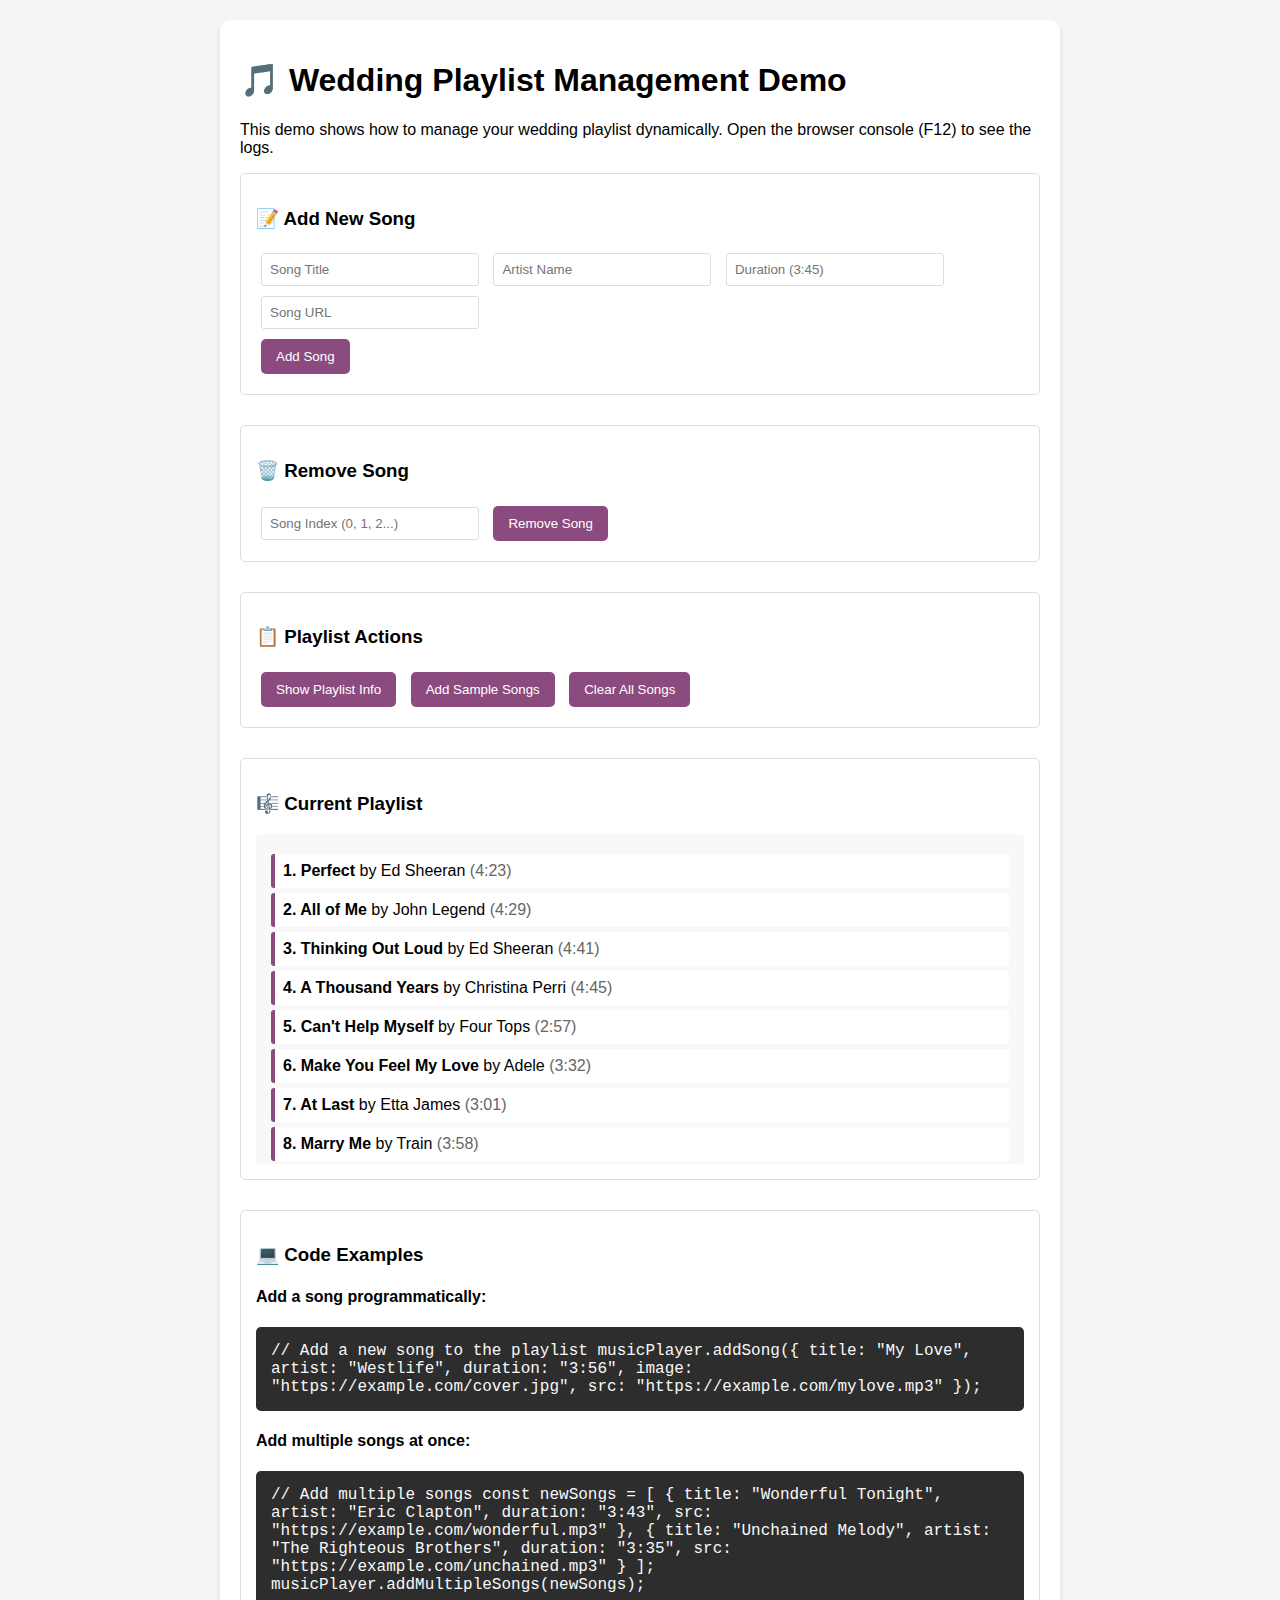
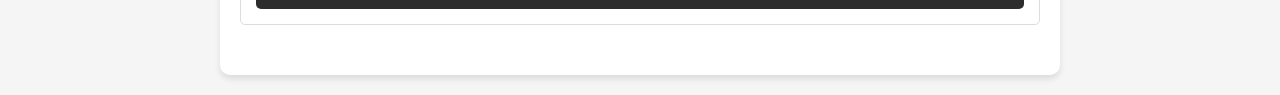
<file: playlist-demo.html>
<!DOCTYPE html>
<html lang="vi">
<head>
    <meta charset="UTF-8">
    <meta name="viewport" content="width=device-width, initial-scale=1.0">
    <title>Playlist Management Demo</title>
    <style>
        body {
            font-family: Arial, sans-serif;
            margin: 20px;
            background: #f5f5f5;
        }
        .demo-container {
            max-width: 800px;
            margin: 0 auto;
            background: white;
            padding: 20px;
            border-radius: 10px;
            box-shadow: 0 4px 6px rgba(0,0,0,0.1);
        }
        .demo-section {
            margin-bottom: 30px;
            padding: 15px;
            border: 1px solid #ddd;
            border-radius: 5px;
        }
        .demo-button {
            background: #8B4B7E;
            color: white;
            border: none;
            padding: 10px 15px;
            border-radius: 5px;
            cursor: pointer;
            margin: 5px;
        }
        .demo-button:hover {
            background: #6a3a61;
        }
        .demo-input {
            width: 200px;
            padding: 8px;
            margin: 5px;
            border: 1px solid #ddd;
            border-radius: 3px;
        }
        .playlist-display {
            background: #f8f8f8;
            padding: 15px;
            border-radius: 5px;
            margin-top: 10px;
            max-height: 300px;
            overflow-y: auto;
        }
        .song-item {
            padding: 8px;
            margin: 5px 0;
            background: white;
            border-radius: 3px;
            border-left: 4px solid #8B4B7E;
        }
        .code-example {
            background: #2d2d2d;
            color: #f8f8f8;
            padding: 15px;
            border-radius: 5px;
            font-family: 'Courier New', monospace;
            overflow-x: auto;
        }
    </style>
</head>
<body>
    <div class="demo-container">
        <h1>🎵 Wedding Playlist Management Demo</h1>
        <p>This demo shows how to manage your wedding playlist dynamically. Open the browser console (F12) to see the logs.</p>

        <div class="demo-section">
            <h3>📝 Add New Song</h3>
            <input type="text" id="songTitle" placeholder="Song Title" class="demo-input">
            <input type="text" id="songArtist" placeholder="Artist Name" class="demo-input">
            <input type="text" id="songDuration" placeholder="Duration (3:45)" class="demo-input">
            <input type="text" id="songUrl" placeholder="Song URL" class="demo-input">
            <br>
            <button onclick="addNewSong()" class="demo-button">Add Song</button>
        </div>

        <div class="demo-section">
            <h3>🗑️ Remove Song</h3>
            <input type="number" id="removeIndex" placeholder="Song Index (0, 1, 2...)" class="demo-input">
            <button onclick="removeSongByIndex()" class="demo-button">Remove Song</button>
        </div>

        <div class="demo-section">
            <h3>📋 Playlist Actions</h3>
            <button onclick="showPlaylistInfo()" class="demo-button">Show Playlist Info</button>
            <button onclick="addSampleSongs()" class="demo-button">Add Sample Songs</button>
            <button onclick="clearPlaylist()" class="demo-button">Clear All Songs</button>
        </div>

        <div class="demo-section">
            <h3>🎼 Current Playlist</h3>
            <div id="playlistDisplay" class="playlist-display">
                <p>Playlist will appear here...</p>
            </div>
        </div>

        <div class="demo-section">
            <h3>💻 Code Examples</h3>
            <h4>Add a song programmatically:</h4>
            <div class="code-example">
// Add a new song to the playlist
musicPlayer.addSong({
    title: "My Love",
    artist: "Westlife",
    duration: "3:56",
    image: "https://example.com/cover.jpg",
    src: "https://example.com/mylove.mp3"
});
            </div>

            <h4>Add multiple songs at once:</h4>
            <div class="code-example">
// Add multiple songs
const newSongs = [
    {
        title: "Wonderful Tonight",
        artist: "Eric Clapton",
        duration: "3:43",
        src: "https://example.com/wonderful.mp3"
    },
    {
        title: "Unchained Melody",
        artist: "The Righteous Brothers", 
        duration: "3:35",
        src: "https://example.com/unchained.mp3"
    }
];
musicPlayer.addMultipleSongs(newSongs);
            </div>
        </div>
    </div>

    <!-- Load the playlist configuration -->
    <script src="playlist-config.js"></script>
    
    <script>
        // Create a simple music player instance for demo
        let demoPlaylist = [...WEDDING_PLAYLIST];
        
        function updatePlaylistDisplay() {
            const display = document.getElementById('playlistDisplay');
            if (demoPlaylist.length === 0) {
                display.innerHTML = '<p>No songs in playlist</p>';
                return;
            }
            
            let html = '';
            demoPlaylist.forEach((song, index) => {
                html += `
                    <div class="song-item">
                        <strong>${index + 1}. ${song.title}</strong> by ${song.artist} 
                        <span style="color: #666;">(${song.duration})</span>
                    </div>
                `;
            });
            display.innerHTML = html;
        }

        function addNewSong() {
            const title = document.getElementById('songTitle').value;
            const artist = document.getElementById('songArtist').value; 
            const duration = document.getElementById('songDuration').value;
            const src = document.getElementById('songUrl').value;

            if (!title || !artist || !src) {
                alert('Please fill in at least Title, Artist, and Song URL');
                return;
            }

            const newSong = {
                title: title,
                artist: artist,
                duration: duration || '0:00',
                image: "https://cdn.biihappy.com/ziiweb/website/678327ed49dc85729e0ff704/templates/643d7aa30be61636f4051958/4cd46e095fde1b78d756b334e688f47b.jpg",
                src: src
            };

            demoPlaylist.push(newSong);
            console.log('Added song:', newSong);
            
            // Clear inputs
            document.getElementById('songTitle').value = '';
            document.getElementById('songArtist').value = '';
            document.getElementById('songDuration').value = '';
            document.getElementById('songUrl').value = '';
            
            updatePlaylistDisplay();
        }

        function removeSongByIndex() {
            const index = parseInt(document.getElementById('removeIndex').value);
            if (isNaN(index) || index < 0 || index >= demoPlaylist.length) {
                alert('Invalid song index');
                return;
            }

            const removedSong = demoPlaylist.splice(index, 1)[0];
            console.log('Removed song:', removedSong);
            document.getElementById('removeIndex').value = '';
            updatePlaylistDisplay();
        }

        function showPlaylistInfo() {
            const info = {
                totalSongs: demoPlaylist.length,
                songs: demoPlaylist.map(song => `${song.title} - ${song.artist}`)
            };
            console.log('Playlist Info:', info);
            alert(`Total Songs: ${info.totalSongs}\nSee console for details`);
        }

        function addSampleSongs() {
            const sampleSongs = [
                {
                    title: "My Girl",
                    artist: "The Temptations",
                    duration: "2:52", 
                    image: "https://cdn.biihappy.com/ziiweb/website/678327ed49dc85729e0ff704/templates/643d7aa30be61636f4051958/4cd46e095fde1b78d756b334e688f47b.jpg",
                    src: "https://www.soundjay.com/misc/sounds/bell-ringing-05.wav"
                },
                {
                    title: "Stand By Me",
                    artist: "Ben E. King",
                    duration: "2:58",
                    image: "https://cdn.biihappy.com/ziiweb/website/678327ed49dc85729e0ff704/templates/643d7aa30be61636f4051958/4cd46e095fde1b78d756b334e688f47b.jpg",
                    src: "https://www.soundjay.com/misc/sounds/bell-ringing-05.wav"
                }
            ];

            demoPlaylist.push(...sampleSongs);
            console.log('Added sample songs:', sampleSongs);
            updatePlaylistDisplay();
        }

        function clearPlaylist() {
            if (confirm('Are you sure you want to clear all songs?')) {
                demoPlaylist = [];
                console.log('Playlist cleared');
                updatePlaylistDisplay();
            }
        }

        // Initialize display
        updatePlaylistDisplay();
        
        console.log('Demo loaded! Try the buttons above to manage your playlist.');
        console.log('Available demo functions:', {
            addNewSong: 'Add a song using the form',
            removeSongByIndex: 'Remove a song by its index', 
            showPlaylistInfo: 'Display playlist information',
            addSampleSongs: 'Add some sample songs',
            clearPlaylist: 'Remove all songs'
        });
    </script>
</body>
</html>
</file>
